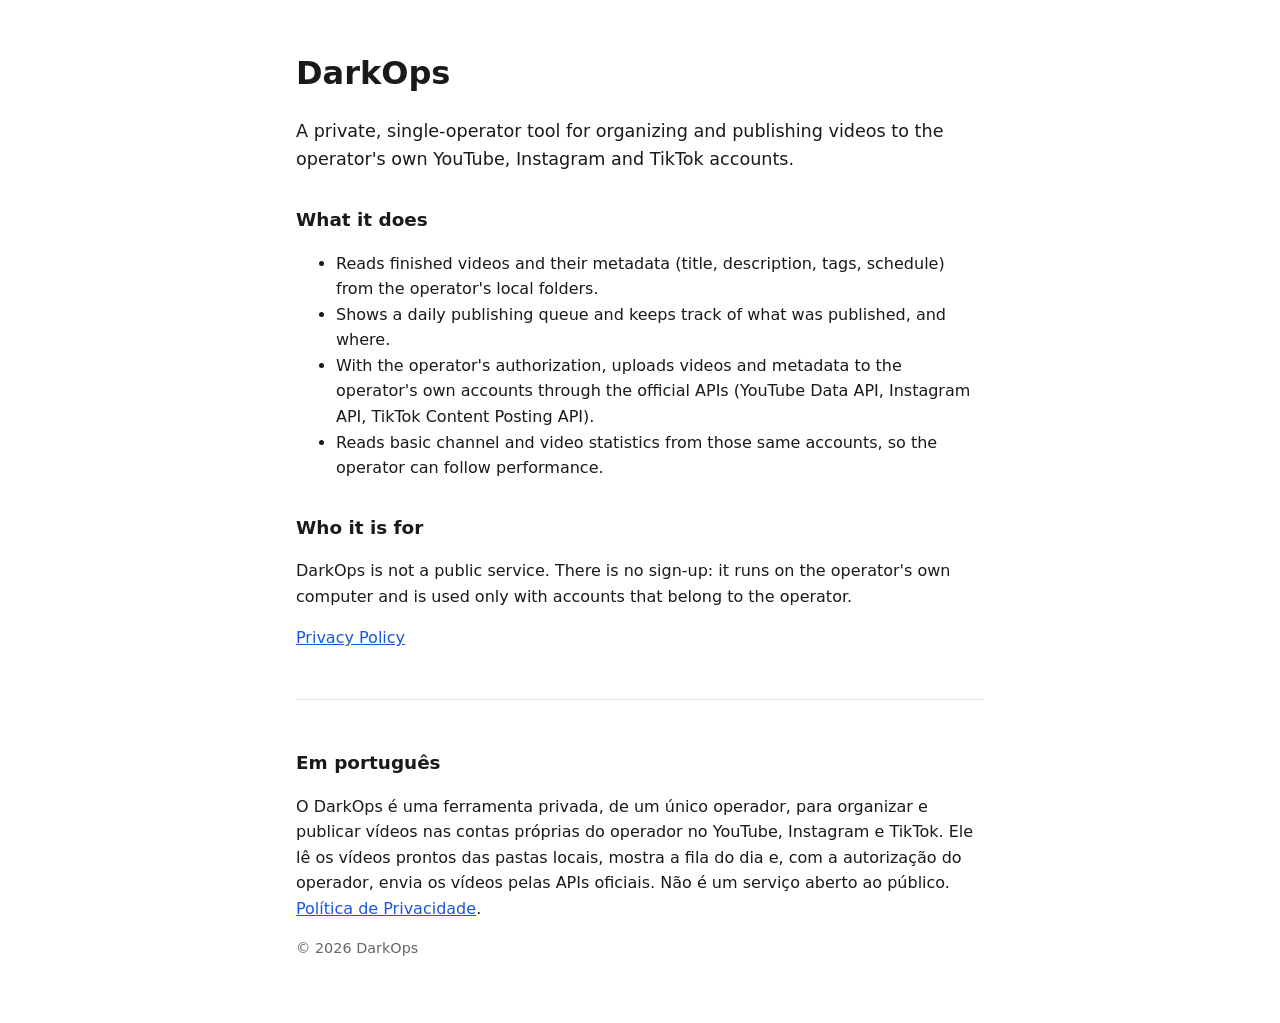
<file: index.html>
<!doctype html>
<html lang="en">
<head>
<meta charset="utf-8">
<meta name="viewport" content="width=device-width, initial-scale=1">
<title>DarkOps</title>
<meta name="description" content="DarkOps is a private, single-operator tool for scheduling and publishing videos to the operator's own social media accounts.">
<link rel="stylesheet" href="style.css">
</head>
<body>
<main>
  <h1>DarkOps</h1>
  <p class="lead">A private, single-operator tool for organizing and publishing videos to the operator's own YouTube, Instagram and TikTok accounts.</p>

  <h2>What it does</h2>
  <ul>
    <li>Reads finished videos and their metadata (title, description, tags, schedule) from the operator's local folders.</li>
    <li>Shows a daily publishing queue and keeps track of what was published, and where.</li>
    <li>With the operator's authorization, uploads videos and metadata to the operator's own accounts through the official APIs (YouTube Data API, Instagram API, TikTok Content Posting API).</li>
    <li>Reads basic channel and video statistics from those same accounts, so the operator can follow performance.</li>
  </ul>

  <h2>Who it is for</h2>
  <p>DarkOps is not a public service. There is no sign-up: it runs on the operator's own computer and is used only with accounts that belong to the operator.</p>

  <p><a href="privacy.html">Privacy Policy</a></p>

  <hr>

  <h2 lang="pt-BR">Em português</h2>
  <p lang="pt-BR">O DarkOps é uma ferramenta privada, de um único operador, para organizar e publicar vídeos nas contas próprias do operador no YouTube, Instagram e TikTok. Ele lê os vídeos prontos das pastas locais, mostra a fila do dia e, com a autorização do operador, envia os vídeos pelas APIs oficiais. Não é um serviço aberto ao público. <a href="privacy.html#pt">Política de Privacidade</a>.</p>
</main>
<footer><p>© 2026 DarkOps</p></footer>
</body>
</html>
</file>
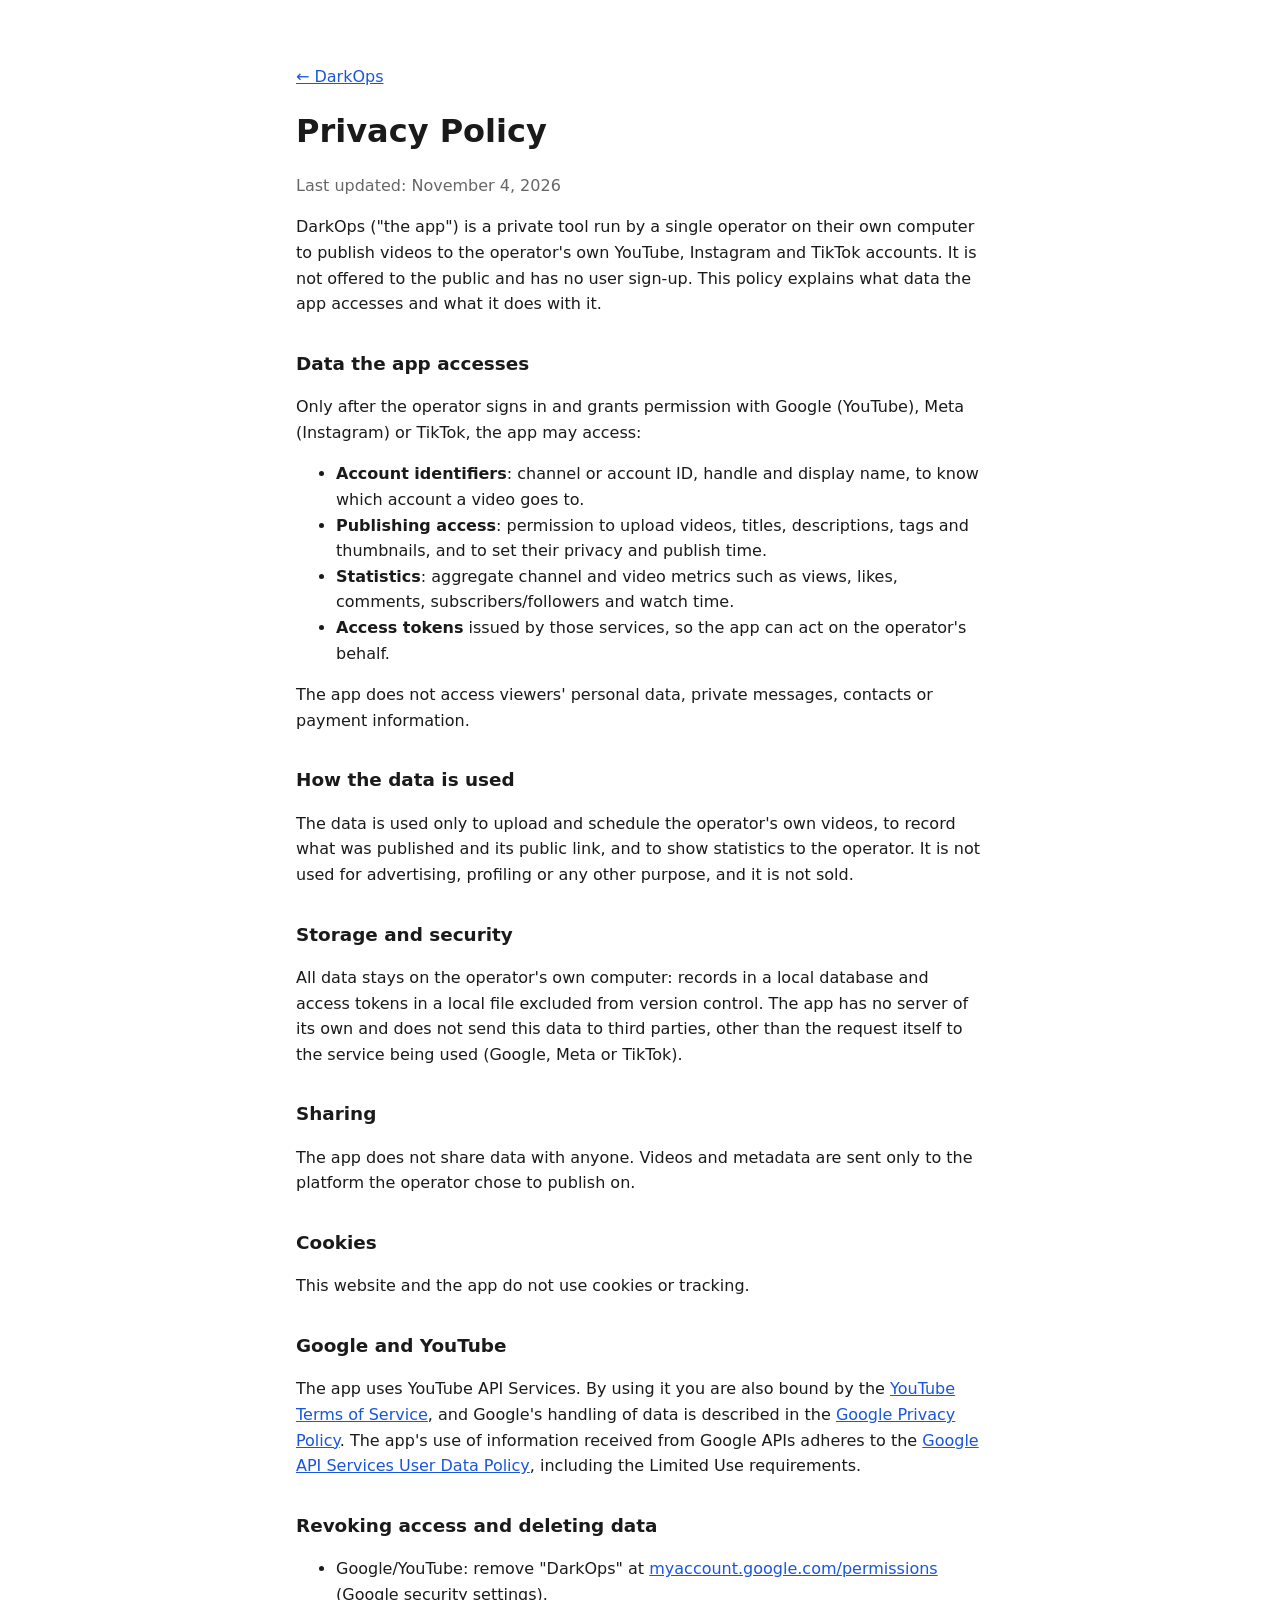
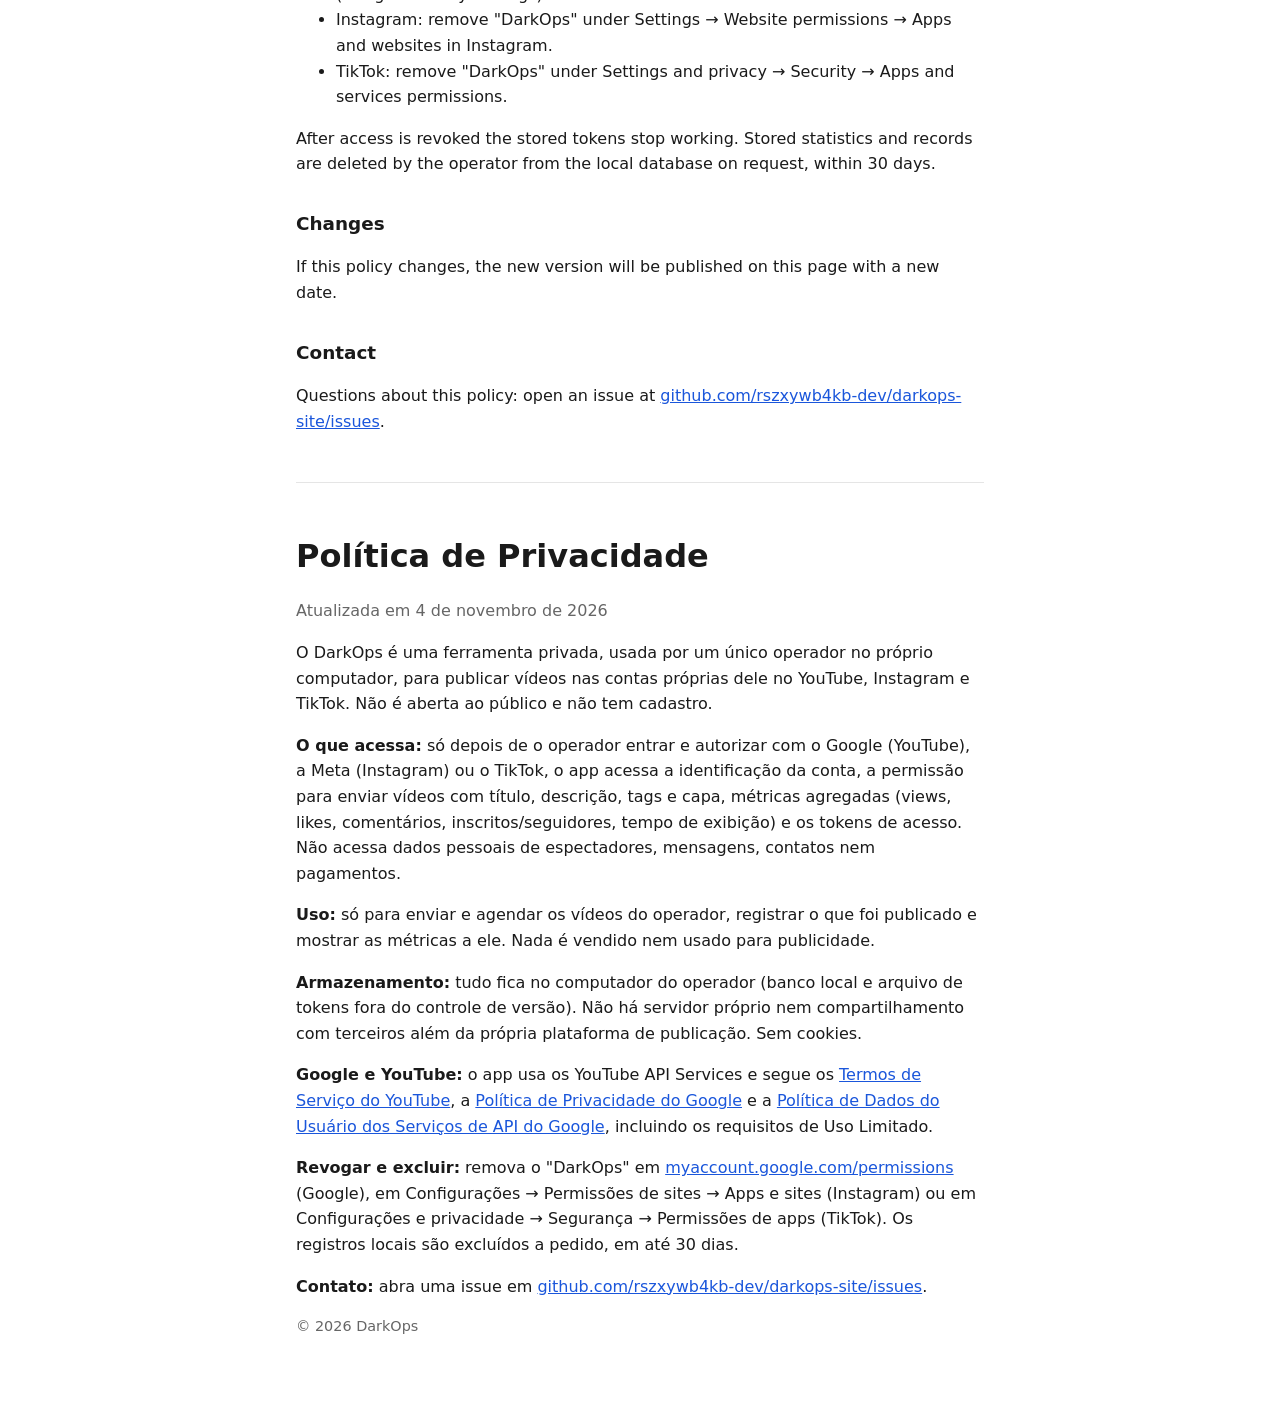
<file: privacy.html>
<!doctype html>
<html lang="en">
<head>
<meta charset="utf-8">
<meta name="viewport" content="width=device-width, initial-scale=1">
<title>DarkOps Privacy Policy</title>
<link rel="stylesheet" href="style.css">
</head>
<body>
<main>
  <p><a href="./">← DarkOps</a></p>
  <h1>Privacy Policy</h1>
  <p class="muted">Last updated: November 4, 2026</p>

  <p>DarkOps ("the app") is a private tool run by a single operator on their own computer to publish videos to the operator's own YouTube, Instagram and TikTok accounts. It is not offered to the public and has no user sign-up. This policy explains what data the app accesses and what it does with it.</p>

  <h2>Data the app accesses</h2>
  <p>Only after the operator signs in and grants permission with Google (YouTube), Meta (Instagram) or TikTok, the app may access:</p>
  <ul>
    <li><strong>Account identifiers</strong>: channel or account ID, handle and display name, to know which account a video goes to.</li>
    <li><strong>Publishing access</strong>: permission to upload videos, titles, descriptions, tags and thumbnails, and to set their privacy and publish time.</li>
    <li><strong>Statistics</strong>: aggregate channel and video metrics such as views, likes, comments, subscribers/followers and watch time.</li>
    <li><strong>Access tokens</strong> issued by those services, so the app can act on the operator's behalf.</li>
  </ul>
  <p>The app does not access viewers' personal data, private messages, contacts or payment information.</p>

  <h2>How the data is used</h2>
  <p>The data is used only to upload and schedule the operator's own videos, to record what was published and its public link, and to show statistics to the operator. It is not used for advertising, profiling or any other purpose, and it is not sold.</p>

  <h2>Storage and security</h2>
  <p>All data stays on the operator's own computer: records in a local database and access tokens in a local file excluded from version control. The app has no server of its own and does not send this data to third parties, other than the request itself to the service being used (Google, Meta or TikTok).</p>

  <h2>Sharing</h2>
  <p>The app does not share data with anyone. Videos and metadata are sent only to the platform the operator chose to publish on.</p>

  <h2>Cookies</h2>
  <p>This website and the app do not use cookies or tracking.</p>

  <h2>Google and YouTube</h2>
  <p>The app uses YouTube API Services. By using it you are also bound by the <a href="https://www.youtube.com/t/terms">YouTube Terms of Service</a>, and Google's handling of data is described in the <a href="https://policies.google.com/privacy">Google Privacy Policy</a>. The app's use of information received from Google APIs adheres to the <a href="https://developers.google.com/terms/api-services-user-data-policy">Google API Services User Data Policy</a>, including the Limited Use requirements.</p>

  <h2>Revoking access and deleting data</h2>
  <ul>
    <li>Google/YouTube: remove "DarkOps" at <a href="https://myaccount.google.com/permissions">myaccount.google.com/permissions</a> (Google security settings).</li>
    <li>Instagram: remove "DarkOps" under Settings → Website permissions → Apps and websites in Instagram.</li>
    <li>TikTok: remove "DarkOps" under Settings and privacy → Security → Apps and services permissions.</li>
  </ul>
  <p>After access is revoked the stored tokens stop working. Stored statistics and records are deleted by the operator from the local database on request, within 30 days.</p>

  <h2>Changes</h2>
  <p>If this policy changes, the new version will be published on this page with a new date.</p>

  <h2>Contact</h2>
  <p>Questions about this policy: open an issue at <a href="https://github.com/rszxywb4kb-dev/darkops-site/issues">github.com/rszxywb4kb-dev/darkops-site/issues</a>.</p>

  <hr>

  <section id="pt" lang="pt-BR">
    <h1>Política de Privacidade</h1>
    <p class="muted">Atualizada em 4 de novembro de 2026</p>
    <p>O DarkOps é uma ferramenta privada, usada por um único operador no próprio computador, para publicar vídeos nas contas próprias dele no YouTube, Instagram e TikTok. Não é aberta ao público e não tem cadastro.</p>
    <p><strong>O que acessa:</strong> só depois de o operador entrar e autorizar com o Google (YouTube), a Meta (Instagram) ou o TikTok, o app acessa a identificação da conta, a permissão para enviar vídeos com título, descrição, tags e capa, métricas agregadas (views, likes, comentários, inscritos/seguidores, tempo de exibição) e os tokens de acesso. Não acessa dados pessoais de espectadores, mensagens, contatos nem pagamentos.</p>
    <p><strong>Uso:</strong> só para enviar e agendar os vídeos do operador, registrar o que foi publicado e mostrar as métricas a ele. Nada é vendido nem usado para publicidade.</p>
    <p><strong>Armazenamento:</strong> tudo fica no computador do operador (banco local e arquivo de tokens fora do controle de versão). Não há servidor próprio nem compartilhamento com terceiros além da própria plataforma de publicação. Sem cookies.</p>
    <p><strong>Google e YouTube:</strong> o app usa os YouTube API Services e segue os <a href="https://www.youtube.com/t/terms">Termos de Serviço do YouTube</a>, a <a href="https://policies.google.com/privacy">Política de Privacidade do Google</a> e a <a href="https://developers.google.com/terms/api-services-user-data-policy">Política de Dados do Usuário dos Serviços de API do Google</a>, incluindo os requisitos de Uso Limitado.</p>
    <p><strong>Revogar e excluir:</strong> remova o "DarkOps" em <a href="https://myaccount.google.com/permissions">myaccount.google.com/permissions</a> (Google), em Configurações → Permissões de sites → Apps e sites (Instagram) ou em Configurações e privacidade → Segurança → Permissões de apps (TikTok). Os registros locais são excluídos a pedido, em até 30 dias.</p>
    <p><strong>Contato:</strong> abra uma issue em <a href="https://github.com/rszxywb4kb-dev/darkops-site/issues">github.com/rszxywb4kb-dev/darkops-site/issues</a>.</p>
  </section>
</main>
<footer><p>© 2026 DarkOps</p></footer>
</body>
</html>
</file>
<file: style.css>
:root { --bg: #ffffff; --fg: #1a1a1a; --muted: #666666; --link: #1a56db; --rule: #e5e5e5; }
@media (prefers-color-scheme: dark) {
  :root { --bg: #111214; --fg: #e8e8e8; --muted: #9a9a9a; --link: #7aa7ff; --rule: #2a2b2e; }
}
* { box-sizing: border-box; }
body { margin: 0; background: var(--bg); color: var(--fg); font: 16px/1.6 system-ui, -apple-system, "Segoe UI", Roboto, sans-serif; }
main, footer { max-width: 720px; margin: 0 auto; padding: 0 16px; }
main { padding-top: 48px; }
h1 { font-size: 2rem; margin: 0 0 8px; }
h2 { font-size: 1.15rem; margin: 32px 0 8px; }
.lead { font-size: 1.1rem; }
.muted, footer { color: var(--muted); }
a { color: var(--link); }
hr { border: 0; border-top: 1px solid var(--rule); margin: 48px 0; }
footer { padding-bottom: 48px; font-size: 0.9rem; }
</file>
